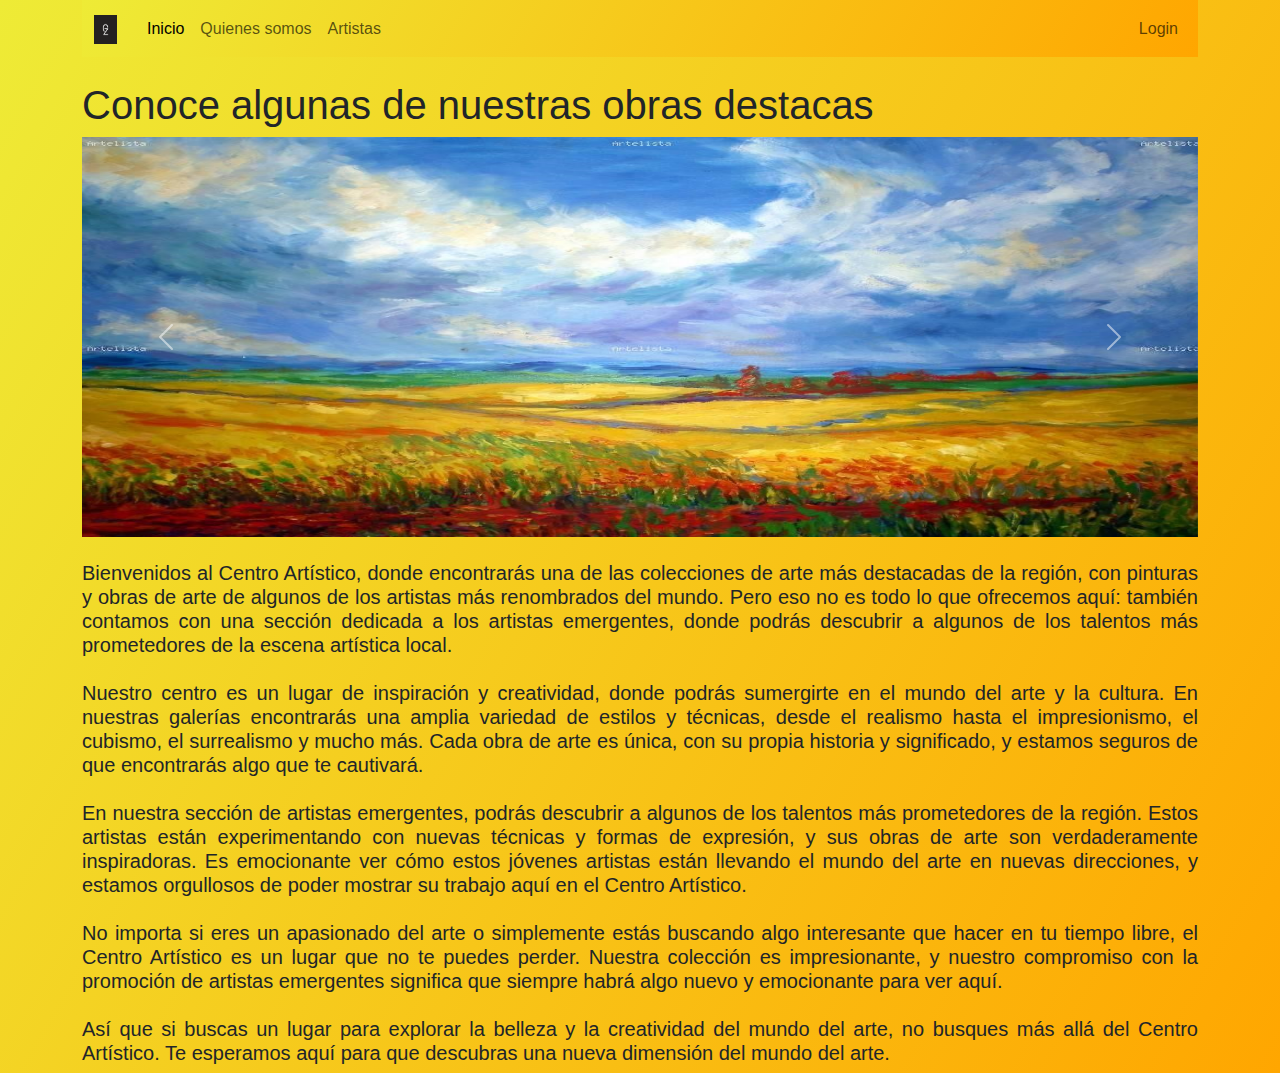
<file: index.html>
<!DOCTYPE html>
<html lang="es">
  <head>
    <meta charset="UTF-8" />
    <meta http-equiv="X-UA-Compatible" content="IE=edge" />
    <meta name="viewport" content="width=device-width, initial-scale=1.0" />
    <title>Cooperativa artística Ground Zero</title>
    <link rel="stylesheet" href="css/style.css" />
    <link
      rel="stylesheet"
      href="https://cdn.jsdelivr.net/npm/bootstrap@5.3.0-alpha3/dist/css/bootstrap.min.css"
    />
  </head>
  <body>
    <div class="container">
      <nav class="navbar navbar-expand-lg navbar-light bg-light">
        <div class="container-fluid">
          <a href="index.html" class="navbar-brand">
            <img src="/img/gz title.png" height="29" alt="Ground Zero" />
          </a>
          <button
            type="button"
            class="navbar-toggler"
            data-bs-toggle="collapse"
            data-bs-target="#navbarCollapse"
          >
            <span class="navbar-toggler-icon"></span>
          </button>
          <div class="collapse navbar-collapse" id="navbarCollapse">
            <div class="navbar-nav">
              <a href="index.html" class="nav-item nav-link active">Inicio</a>
              <a href="Nosotros.html" class="nav-item nav-link"
                >Quienes somos</a
              >
              <a href="artistas.html" class="nav-item nav-link">Artistas</a>
            </div>
            <div class="navbar-nav ms-auto">
              <a href="formulario.html" class="nav-item nav-link">Login</a>
            </div>
          </div>
        </div>
      </nav>
      <br />
      <h1>Conoce algunas de nuestras obras destacas</h1>

      <div
        id="carouselExampleInterval"
        class="carousel slide"
        data-bs-ride="carousel"
      >
        <div class="carousel-inner">
          <div class="carousel-item active" data-bs-interval="1000">
            <img
              src="/img/6508159589406254.jpg"
              class="d-block w-100"
              width="400"
              height="400"
              alt="..."
            />
          </div>
          <div class="carousel-item" data-bs-interval="2000">
            <img
              src="img/fbed8f54d03bd9dc4a4702c53341cf38--chile-small-boats.jpg"
              class="d-block w-100"
              width="400"
              height="400"
              alt="..."
            />
          </div>
          <div class="carousel-item">
            <img
              src="/img/pintores-chilenos-gonzalez.jpeg"
              class="d-block w-100"
              width="400"
              height="400"
              alt="..."
            />
          </div>
        </div>
        <button
          class="carousel-control-prev"
          type="button"
          data-bs-target="#carouselExampleInterval"
          data-bs-slide="prev"
        >
          <span class="carousel-control-prev-icon" aria-hidden="true"></span>
          <span class="visually-hidden">Previous</span>
        </button>
        <button
          class="carousel-control-next"
          type="button"
          data-bs-target="#carouselExampleInterval"
          data-bs-slide="next"
        >
          <span class="carousel-control-next-icon" aria-hidden="true"></span>
          <span class="visually-hidden">Next</span>
        </button>
      </div>
      <br>
      <h5>
        Bienvenidos al Centro Artístico, donde encontrarás una de las
        colecciones de arte más destacadas de la región, con pinturas y obras de
        arte de algunos de los artistas más renombrados del mundo. Pero eso no
        es todo lo que ofrecemos aquí: también contamos con una sección dedicada
        a los artistas emergentes, donde podrás descubrir a algunos de los
        talentos más prometedores de la escena artística local. <br><br> Nuestro centro
        es un lugar de inspiración y creatividad, donde podrás sumergirte en el
        mundo del arte y la cultura. En nuestras galerías encontrarás una amplia
        variedad de estilos y técnicas, desde el realismo hasta el
        impresionismo, el cubismo, el surrealismo y mucho más. Cada obra de arte
        es única, con su propia historia y significado, y estamos seguros de que
        encontrarás algo que te cautivará. <br><br> En nuestra sección de artistas
        emergentes, podrás descubrir a algunos de los talentos más prometedores
        de la región. Estos artistas están experimentando con nuevas técnicas y
        formas de expresión, y sus obras de arte son verdaderamente
        inspiradoras. Es emocionante ver cómo estos jóvenes artistas están
        llevando el mundo del arte en nuevas direcciones, y estamos orgullosos
        de poder mostrar su trabajo aquí en el Centro Artístico. <br><br> No importa si
        eres un apasionado del arte o simplemente estás buscando algo
        interesante que hacer en tu tiempo libre, el Centro Artístico es un
        lugar que no te puedes perder. Nuestra colección es impresionante, y
        nuestro compromiso con la promoción de artistas emergentes significa que
        siempre habrá algo nuevo y emocionante para ver aquí. <br><br> Así que si buscas
        un lugar para explorar la belleza y la creatividad del mundo del arte,
        no busques más allá del Centro Artístico. Te esperamos aquí para que
        descubras una nueva dimensión del mundo del arte.
      </h5>
    </div>
    <script
      src="https://cdn.jsdelivr.net/npm/bootstrap@5.3.0-alpha3/dist/js/bootstrap.bundle.min.js"
      integrity="sha384-ENjdO4Dr2bkBIFxQpeoTz1HIcje39Wm4jDKdf19U8gI4ddQ3GYNS7NTKfAdVQSZe"
      crossorigin="anonymous"
    ></script>
    <script src="js/app.js"></script>
  </body>
</html>
</file>
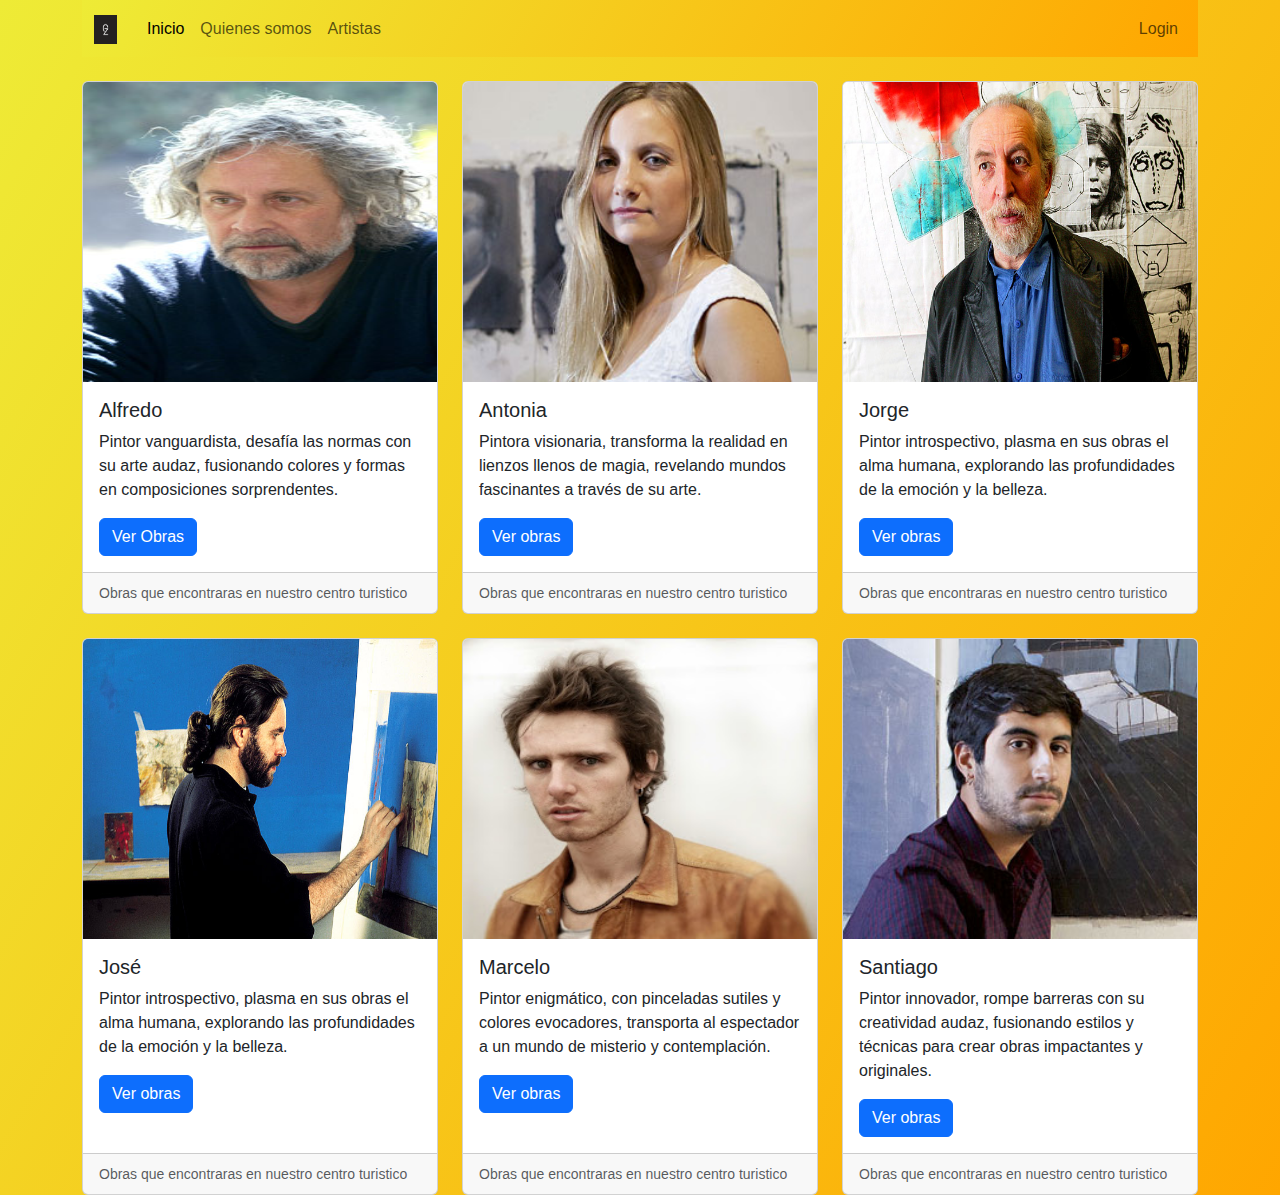
<file: artistas.html>
<!DOCTYPE html>
<html lang="es">

<head>
  <meta charset="UTF-8" />
  <meta http-equiv="X-UA-Compatible" content="IE=edge" />
  <meta name="viewport" content="width=device-width, initial-scale=1.0" />
  <title>Artistas</title>
  <link rel="stylesheet" href="css/style.css" />
  <link rel="stylesheet" href="https://cdn.jsdelivr.net/npm/bootstrap@5.3.0-alpha3/dist/css/bootstrap.min.css" />
</head>

<body>
  <div class="container">
    <nav class="navbar navbar-expand-lg navbar-light bg-light">
      <div class="container-fluid">
        <a href="index.html" class="navbar-brand">
          <img src="/img/gz title.png" height="29" alt="Ground Zero" />
        </a>
        <button type="button" class="navbar-toggler" data-bs-toggle="collapse" data-bs-target="#navbarCollapse">
          <span class="navbar-toggler-icon"></span>
        </button>
        <div class="collapse navbar-collapse" id="navbarCollapse">
          <div class="navbar-nav">
            <a href="index.html" class="nav-item nav-link active">Inicio</a>
            <a href="Nosotros.html" class="nav-item nav-link">Quienes somos</a>
            <a href="artistas.html" class="nav-item nav-link">Artistas</a>
          </div>
          <div class="navbar-nav ms-auto">
            <a href="formulario.html" class="nav-item nav-link">Login</a>
          </div>
        </div>
      </div>
    </nav>
    <br>
    <div class="row row-cols-1 row-cols-md-3 g-4">
      <div class="col">
        <div class="card h-100">
          <img src="img/alfredo.jpg" class="card-img-top" width="300px" height="300px" alt="">
          <div class="card-body">
            <h5 class="card-title">Alfredo</h5>
            <p class="card-text"> Pintor vanguardista, desafía las normas con su arte
              audaz, fusionando colores y formas en composiciones
              sorprendentes.</p>
            <a href="alfredo.html" class="btn btn-primary">Ver Obras</a>
          </div>
          <div class="card-footer">
            <small class="text-body-secondary">Obras que encontraras en nuestro centro turistico</small>
          </div>
        </div>
      </div>
      <div class="col">
        <div class="card h-100">
          <img src="img/antonia.jpg" class="card-img-top" width="300px" height="300px" alt="...">
          <div class="card-body">
            <h5 class="card-title">Antonia</h5>
            <p class="card-text">Pintora visionaria, transforma la realidad en lienzos
              llenos de magia, revelando mundos fascinantes a través de su
              arte.
            </p>
            <a href="antonia.html" class="btn btn-primary">Ver obras</a>
          </div>
          <div class="card-footer">
            <small class="text-body-secondary">Obras que encontraras en nuestro centro turistico</small>
          </div>
        </div>
      </div>
      <div class="col">
        <div class="card h-100">
          <img src="img/jorge.jpg" class="card-img-top" width="300px" height="300px" alt="...">
          <div class="card-body">
            <h5 class="card-title">Jorge</h5>
            <p class="card-text">Pintor introspectivo, plasma en sus obras el alma
              humana, explorando las profundidades de la emoción y la
              belleza.</p>
            <a href="jorge.html" class="btn btn-primary">Ver obras</a>
          </div>
          <div class="card-footer">
            <small class="text-body-secondary">Obras que encontraras en nuestro centro turistico</small>
          </div>
        </div>
      </div>
    </div>
    <br>
    <div class="row row-cols-1 row-cols-md-3 g-4">
      <div class="col">
        <div class="card h-100">
          <img src="img/jose.jpg" class="card-img-top" width="300px" height="300px" alt="...">
          <div class="card-body">
            <h5 class="card-title">José</h5>
            <p class="card-text">Pintor introspectivo, plasma en sus obras el alma
              humana, explorando las profundidades de la emoción y la
              belleza.</p>
            <a href="jose sanhueza.html" class="btn btn-primary">Ver obras</a>
          </div>
          <div class="card-footer">
            <small class="text-body-secondary">Obras que encontraras en nuestro centro turistico</small>
          </div>
        </div>
      </div>
      <div class="col">
        <div class="card h-100">
          <img src="img/marcelo.jpg" class="card-img-top" width="300px" height="300px" alt="...">
          <div class="card-body">
            <h5 class="card-title">Marcelo</h5>
            <p class="card-text">Pintor enigmático, con pinceladas sutiles y colores
              evocadores, transporta al espectador a un mundo de misterio y
              contemplación.
            </p>
            <a href="marcelo.html" class="btn btn-primary">Ver obras</a>
          </div>
          <div class="card-footer">
            <small class="text-body-secondary">Obras que encontraras en nuestro centro turistico</small>
          </div>
        </div>
      </div>
      <div class="col">
        <div class="card h-100">
          <img src="img/santiago.jpg" class="card-img-top" width="300px" height="300px" alt="...">
          <div class="card-body">
            <h5 class="card-title">Santiago</h5>
            <p class="card-text">Pintor innovador, rompe barreras con su creatividad
              audaz, fusionando estilos y técnicas para crear obras
              impactantes y originales.</p>
            <a href="santiago.html" class="btn btn-primary">Ver obras</a>
          </div>
          <div class="card-footer">
            <small class="text-body-secondary">Obras que encontraras en nuestro centro turistico</small>
          </div>
        </div>
      </div>
    </div>
  </div>
  <script src="https://cdn.jsdelivr.net/npm/bootstrap@5.3.0-alpha3/dist/js/bootstrap.bundle.min.js"
    integrity="sha384-ENjdO4Dr2bkBIFxQpeoTz1HIcje39Wm4jDKdf19U8gI4ddQ3GYNS7NTKfAdVQSZe"
    crossorigin="anonymous"></script>
  <script src="js/app.js"></script>
  <script src="https://cdn.jsdelivr.net/npm/bootstrap@5.3.0-alpha3/dist/js/bootstrap.bundle.min.js"
    integrity="sha384-ENjdO4Dr2bkBIFxQpeoTz1HIcje39Wm4jDKdf19U8gI4ddQ3GYNS7NTKfAdVQSZe"
    crossorigin="anonymous"></script>
</body>

</html>
</file>
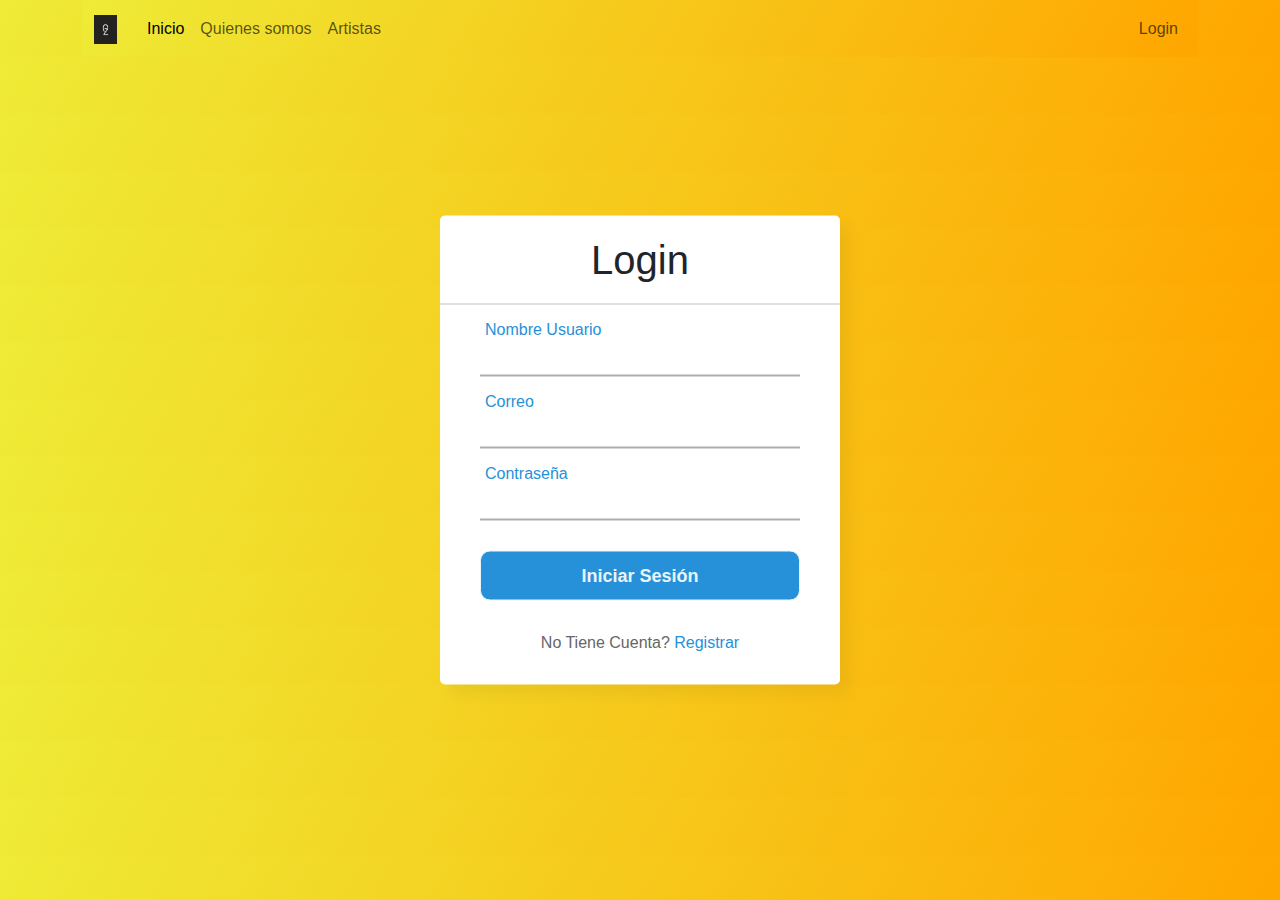
<file: formulario.html>
<!DOCTYPE html>
<html lang="en">
  <head>
    <meta charset="UTF-8" />
    <meta http-equiv="X-UA-Compatible" content="IE=edge" />
    <meta name="viewport" content="width=device-width, initial-scale=1.0" />
    <title>Iniciar sesión o regístrate</title>
    <link rel="stylesheet" href="css/style.css" />
    <link
      rel="stylesheet"
      href="https://cdn.jsdelivr.net/npm/bootstrap@5.3.0-alpha3/dist/css/bootstrap.min.css"
    />
  </head>
  <body>
    <div class="container">
      <nav class="navbar navbar-expand-lg navbar-light bg-light">
        <div class="container-fluid">
          <a href="index.html" class="navbar-brand">
            <img src="/img/gz title.png" height="29" alt="Ground Zero" />
          </a>
          <button
            type="button"
            class="navbar-toggler"
            data-bs-toggle="collapse"
            data-bs-target="#navbarCollapse"
          >
            <span class="navbar-toggler-icon"></span>
          </button>
          <div class="collapse navbar-collapse" id="navbarCollapse">
            <div class="navbar-nav">
              <a href="index.html" class="nav-item nav-link active">Inicio</a>
              <a href="Nosotros.html" class="nav-item nav-link">Quienes somos</a>
              <a href="artistas.html" class="nav-item nav-link">Artistas</a>
            </div>
            <div class="navbar-nav ms-auto">
              <a href="formulario.html" class="nav-item nav-link">Login</a>
            </div>
          </div>
        </div>
      </nav>
      <div class="center">
        <h1>Login</h1>
        <form method="get" action="index.html" name="frmlogin" id="frmlogin" onsubmit="return enviarformulario()">
          <div class="txt_field">
            <input type="text" name="usuario" id="usuario" >
            <label for="usuario">Nombre Usuario</label>
          </div>
          <div class="txt_field">
            <input type="email" name="correo" id="correo" >
            <label for="correo">Correo</label>
          </div>
    
          <div class="txt_field">
            <input type="password" name="clave" id="clave" >
            <label for="clave">Contraseña</label>
          </div>
    
          <input type="submit" value="Iniciar Sesión">
    
          <div class="link_Registro">
            No Tiene Cuenta? <a href="registro.html">Registrar</a>
          </div>
    
        </form>
      </div>
    </div>
      <script src="https://cdn.jsdelivr.net/npm/bootstrap@5.3.0-alpha3/dist/js/bootstrap.bundle.min.js" integrity="sha384-ENjdO4Dr2bkBIFxQpeoTz1HIcje39Wm4jDKdf19U8gI4ddQ3GYNS7NTKfAdVQSZe" crossorigin="anonymous"></script>
      <script src="js/app.js"></script>
      <script src="https://code.jquery.com/jquery-3.6.4.min.js"></script>
  </body>
</html>
</file>
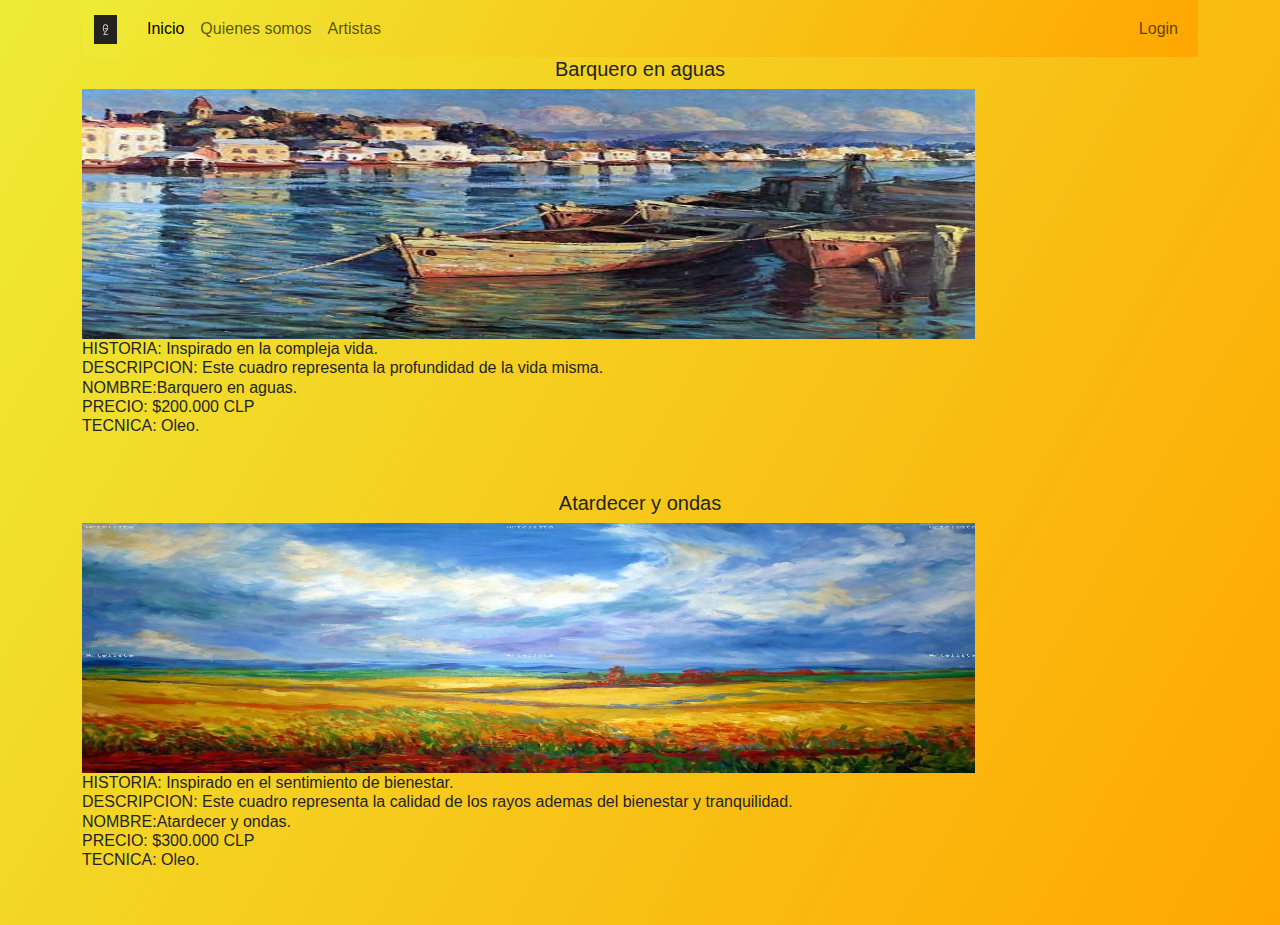
<file: marcelo.html>
<!DOCTYPE html>
<html lang="es">
<head>
    <meta charset="UTF-8">
    <meta http-equiv="X-UA-Compatible" content="IE=edge">
    <meta name="viewport" content="width=device-width, initial-scale=1.0">
    <title>Marcelo</title>
    <link rel="stylesheet" href="css/style.css" />
    <link
      rel="stylesheet"
      href="https://cdn.jsdelivr.net/npm/bootstrap@5.3.0-alpha3/dist/css/bootstrap.min.css"
    />
</head>
<body>
    <div class="container">
        <nav class="navbar navbar-expand-lg navbar-light bg-light">
            <div class="container-fluid">
                <a href="index.html" class="navbar-brand">
                    <img src="/img/gz title.png" height="29" alt="Ground Zero">
                    
                </a>
                <button type="button" class="navbar-toggler" data-bs-toggle="collapse" data-bs-target="#navbarCollapse">
                    <span class="navbar-toggler-icon"></span>
                </button>
                <div class="collapse navbar-collapse" id="navbarCollapse">
                    <div class="navbar-nav">
                        <a href="index.html" class="nav-item nav-link active">Inicio</a>
                        <a href="Nosotros.html" class="nav-item nav-link">Quienes somos</a>
                        <a href="artistas.html" class="nav-item nav-link">Artistas</a>
                    </div>
                    <div class="navbar-nav ms-auto">
                        <a href="formulario.html" class="nav-item nav-link">Login</a>
                    </div>
                </div>
            </div>

        
        </nav>

        <div class="alinear1">
                
        </a>
        <h5 style="text-align: center;">Barquero en aguas</h5>
        <a href="">    <img class="imagen" width="300" height="250" src="img/fbed8f54d03bd9dc4a4702c53341cf38--chile-small-boats.jpg" alt="">
        </a>
        <h6>
            HISTORIA: Inspirado en la compleja vida.
            <br>
            DESCRIPCION: Este cuadro representa la profundidad de la vida misma.
            <br>
            NOMBRE:Barquero en aguas.
            <br>
            PRECIO: $200.000 CLP
            <br>
            TECNICA: Oleo.
            
        </h6>

        <br>
        <br>
        </a>
        </a>
        <h5 style="text-align: center;">Atardecer y ondas</h5>
        <a href="">    <img class="imagen" width="300" height="250"  src="/img/6508159589406254.jpg" alt="">
        </a>
        <h6>
            HISTORIA: Inspirado en el sentimiento de bienestar.
            <br>
            DESCRIPCION: Este cuadro representa la calidad de los rayos ademas del bienestar y tranquilidad.
            <br>
            NOMBRE:Atardecer y ondas.
            <br>
            PRECIO: $300.000 CLP
            <br>
            TECNICA: Oleo.
        </h6>
        <br>
        <br>
        </a>
        
        



        </div>
                
    
    </div>
    <script src="https://cdn.jsdelivr.net/npm/bootstrap@5.3.0-alpha3/dist/js/bootstrap.bundle.min.js" integrity="sha384-ENjdO4Dr2bkBIFxQpeoTz1HIcje39Wm4jDKdf19U8gI4ddQ3GYNS7NTKfAdVQSZe" crossorigin="anonymous"></script>
</body>
</html>
</file>
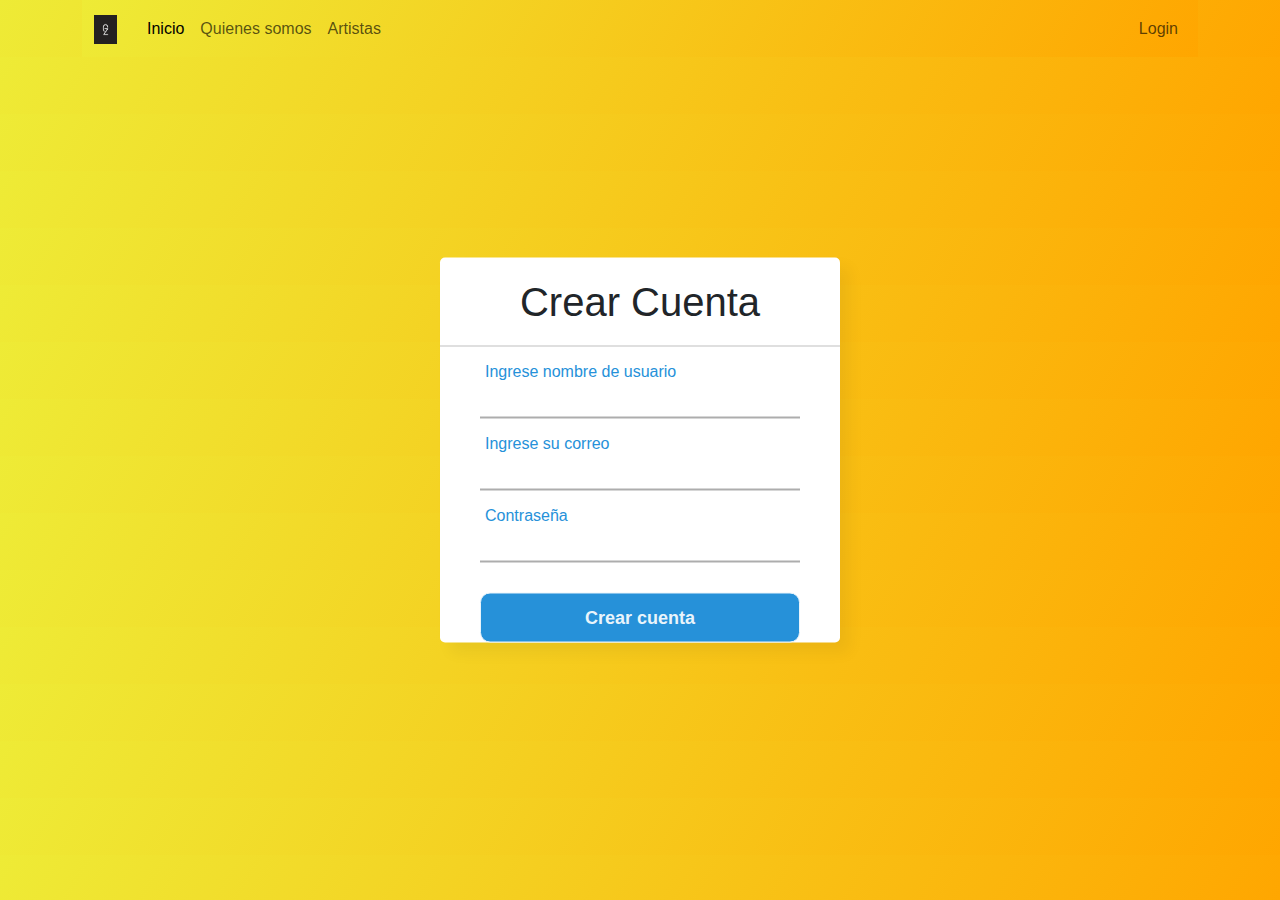
<file: registro.html>
<!DOCTYPE html>
<html lang="es">
<head>
    <meta charset="UTF-8">
    <meta http-equiv="X-UA-Compatible" content="IE=edge">
    <meta name="viewport" content="width=device-width, initial-scale=1.0">
    <title>Registro</title>
    <link rel="stylesheet" href="css/style.css" />
    <link
      rel="stylesheet"
      href="https://cdn.jsdelivr.net/npm/bootstrap@5.3.0-alpha3/dist/css/bootstrap.min.css"
    />
</head>
<body>
    <div class="container">
        <nav class="navbar navbar-expand-lg navbar-light bg-light">
          <div class="container-fluid">
            <a href="index.html" class="navbar-brand">
              <img src="/img/gz title.png" height="29" alt="Ground Zero" />
            </a>
            <button
              type="button"
              class="navbar-toggler"
              data-bs-toggle="collapse"
              data-bs-target="#navbarCollapse"
            >
              <span class="navbar-toggler-icon"></span>
            </button>
            <div class="collapse navbar-collapse" id="navbarCollapse">
              <div class="navbar-nav">
                <a href="index.html" class="nav-item nav-link active">Inicio</a>
                <a href="Nosotros.html" class="nav-item nav-link"
                  >Quienes somos</a
                >
                <a href="artistas.html" class="nav-item nav-link">Artistas</a>
              </div>
              <div class="navbar-nav ms-auto">
                <a href="formulario.html" class="nav-item nav-link">Login</a>
              </div>
            </div>
          </div>
        </nav>
        <div class="center">
          <h1>Crear Cuenta</h1>
          <form method="get" action="formulario.html" name="frmlogin" id="frmlogin">
            <div class="txt_field">
              <input type="text" name="usuario" id="usuario"
               >
               <label for="usuario"> Ingrese nombre de usuario</label>
            </div>
            <div class="txt_field">
              <input type="email" name="correo" id="correo"
               >
               <label for="usuario">Ingrese su correo</label>
            </div>
    
            <div class="txt_field">
              <input type="password" name="clave" id="clave"
               >
              <label for="userPassword">Contraseña</label>
            </div>
            <input type="submit" value="Crear cuenta">
            </div>
          </form>
        </div>
        <script src="https://cdn.jsdelivr.net/npm/bootstrap@5.3.0-alpha3/dist/js/bootstrap.bundle.min.js" integrity="sha384-ENjdO4Dr2bkBIFxQpeoTz1HIcje39Wm4jDKdf19U8gI4ddQ3GYNS7NTKfAdVQSZe" crossorigin="anonymous"></script>
        <script src="js/app.js"></script>
        <script src="https://code.jquery.com/jquery-3.6.4.min.js"></script>
</body>
</html>
</file>
<file: css/style.css>
*{
    margin: 0;
    padding: 0;
    font-family: "Poppins", sans-serif;
  }
  
  body{
    margin: 0;
    padding: 0;
    background: linear-gradient(120deg,#eeeb36, #ffa600);
  }
  
  
  .center{
    position: absolute;
    top: 50%;
    left: 50%;
    transform: translate(-50%, -50%);
    width: 400px;
    background: white;
    border-radius: 5px;
    box-shadow: 10px 10px 15px rgba(0,0,0,0.05);
  }
  
  
  .center h1{
    text-align: center;
    padding: 20px 0;
    border-bottom: 1px solid silver;
  }
  
  
  .center form{
    padding: 0 40px;
    box-sizing: border-box;
  }
  
  
  form .txt_field{
    position: relative;
    border-bottom: 2px solid #adadad;
    margin: 30px 0;
  }
  
  .txt_field input{
    width: 100%;
    padding: 0 5px;
    height: 40px;
    font-size: 16px;
    border: none;
    background: none;
    outline: none;
  }
  
  .txt_field label{
    position: absolute;
    top: 50%;
    left: 5px;
    color: #adadad;
    transform: translateY(-50%);
    font-size: 16px;
    pointer-events: none;
    transition: .5s;
  }
  
  
  .txt_field span::before{
    content: '';
    position: absolute;
    top: 40px;
    left: 0;
    width: 0%;
    height: 2px;
    background: #2691d9;
    transition: .5s;
  }
  
  
  .txt_field input:focus ~ label,
  .txt_field input:valid ~ label{
    top: -5px;
    color: #2691d9;
  }
  
  
  .txt_field input:focus ~ span::before,
  .txt_field input:valid ~ span::before{
    width: 100%;
  } 
  
  
  .pass{
    margin: -5px 0 20px 5px;
    color: #a6a6a6;
    cursor: pointer;
  }
  .pass:hover{
    text-decoration: underline;
  }
  
   
  input[type="submit"]{
    width: 100%;
    height: 50px;
    border: 1px solid;
    background: #2691d9;
    border-radius: 10px;
    font-size: 18px;
    color: #e9f4fb;
    font-weight: 700;
    cursor: pointer;
    outline: none;
  }
  input[type="submit"]:hover{
    border-color: #2691d9;
    transition: .5s;
  }
  
  
  .link_Registro{
    margin: 30px 0;
    text-align: center;
    font-size: 16px;
    color: #666666;
  }
  
  .link_Registro a{
    color: #2691d9;
    text-decoration: none;
  }
  .link_Registro a:hover{
    text-decoration: underline;
  }
  nav{
    background: linear-gradient(120deg,#eeeb36, #ffa600);
  }

  .center{
    overflow-clip-margin: content-box;
  }

  h5{
    font-family: Arial, Helvetica, sans-serif;
    text-align: justify;
    
  }

.columna {
  float: left;
  width: 33%;
  padding-right: 5px;
  align-items: center;
  
}

.fila::after {
  content: "";
  clear: both;
  display: table;
  align-items: center;
}

img {
  /* Para que sea responsiva */
  width: 80%;
  align-items: center;
}
.imgespecial{
  width: 10%;
}
</file>
